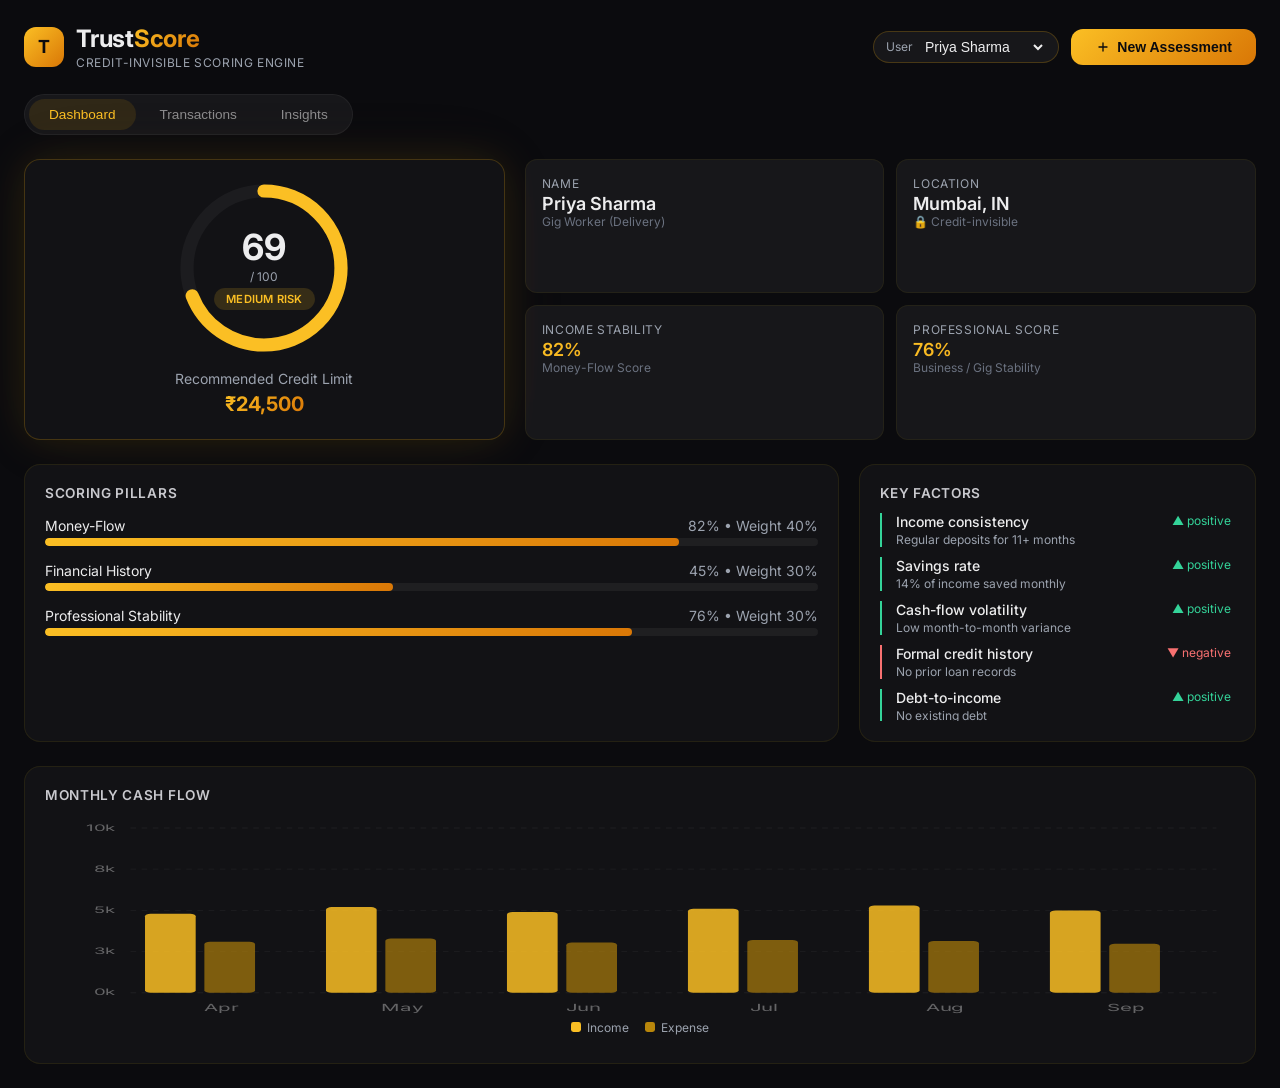
<file: TrustScore/index.html>
<!DOCTYPE html>
<html lang="en">
<head>
    <meta charset="UTF-8" />
    <meta name="viewport" content="width=device-width, initial-scale=1.0" />
    <title>TrustScore – Credit-Invisible Scoring</title>
    <link rel="stylesheet" href="style.css" />
</head>
<body>

    <div id="root"></div>

    <script src="app.js"></script>
</body>
</html>
</file>
<file: TrustScore/style.css>
@import url('https://fonts.googleapis.com/css2?family=Inter:wght@400;500;600;700;800&display=swap');

* { margin: 0; padding: 0; box-sizing: border-box; }

body {
    font-family: 'Inter', sans-serif;
    background: #0b0b0e;
    color: #ededee;
    min-height: 100vh;
}

::-webkit-scrollbar { width: 6px; }
::-webkit-scrollbar-track { background: #18181c; }
::-webkit-scrollbar-thumb { background: #b8860b; border-radius: 8px; }

/* ---------- theme surfaces ---------- */
.glass {
    background: rgba(255, 255, 255, 0.03);
    backdrop-filter: blur(12px);
    -webkit-backdrop-filter: blur(12px);
    border: 1px solid rgba(255, 215, 0, 0.08);
    border-radius: 1rem;
    padding: 1.25rem;
}
.glass-light {
    background: rgba(255, 255, 255, 0.05);
    backdrop-filter: blur(8px);
    -webkit-backdrop-filter: blur(8px);
    border: 1px solid rgba(255, 215, 0, 0.06);
    border-radius: 0.75rem;
    padding: 1rem;
}
.gold-glow { box-shadow: 0 0 40px rgba(184, 134, 11, 0.15), 0 0 80px rgba(184, 134, 11, 0.05); }
.gold-gradient { background: linear-gradient(135deg, #fbbf24 0%, #d97706 100%); }
.gold-text {
    background: linear-gradient(135deg, #fbbf24 0%, #d97706 100%);
    -webkit-background-clip: text;
    -webkit-text-fill-color: transparent;
    background-clip: text;
}
.border-gold { border-color: rgba(184, 134, 11, 0.3) !important; }

/* ---------- page shell ---------- */
.page { min-height: 100vh; padding: 1rem; }
.container { max-width: 80rem; margin: 0 auto; }
@media (min-width: 768px) { .page { padding: 1.5rem; } }

/* ---------- header ---------- */
.header {
    display: flex; flex-direction: column; gap: 1rem;
    justify-content: space-between; margin-bottom: 1.5rem;
}
@media (min-width: 768px) { .header { flex-direction: row; align-items: center; } }
.brand { display: flex; align-items: center; gap: 0.75rem; }
.logo-badge {
    width: 2.5rem; height: 2.5rem; border-radius: 0.75rem;
    display: flex; align-items: center; justify-content: center;
    color: #0b0b0e; font-weight: 700; font-size: 1.125rem;
}
.brand-title { font-size: 1.5rem; font-weight: 700; letter-spacing: -0.01em; }
.brand-subtitle { font-size: 0.75rem; color: #9ca3af; letter-spacing: 0.05em; text-transform: uppercase; margin-top: 0.1rem; }

.header-controls { display: flex; align-items: center; gap: 0.75rem; flex-wrap: wrap; }
.user-picker {
    display: flex; align-items: center; gap: 0.5rem;
    background: rgba(255,255,255,0.05); border-radius: 9999px;
    padding: 0.375rem 0.75rem; border: 1px solid rgba(184,134,11,0.3);
}
.user-picker-label { font-size: 0.75rem; color: #9ca3af; }
.user-select {
    background: transparent; border: none; color: #ededee;
    font-size: 0.875rem; font-weight: 500; outline: none;
    padding-right: 1.25rem;
}
.user-select option { background: #18181c; color: #ededee; }

.btn-primary {
    background: linear-gradient(135deg, #fbbf24, #d97706);
    color: #0b0b0e; font-weight: 600; font-size: 0.875rem;
    padding: 0.625rem 1.5rem; border-radius: 0.75rem;
    border: none; cursor: pointer; transition: all 0.25s;
    display: inline-flex; align-items: center; gap: 0.4rem;
}
.btn-primary:hover { transform: scale(1.02); box-shadow: 0 8px 30px rgba(184, 134, 11, 0.3); }
.icon-sm { width: 1rem; height: 1rem; }

/* ---------- tabs ---------- */
.tabs {
    display: flex; gap: 0.25rem; background: rgba(255,255,255,0.05);
    border-radius: 9999px; padding: 0.25rem; margin-bottom: 1.5rem;
    border: 1px solid rgba(255,255,255,0.05); width: fit-content;
}
.tab-btn {
    padding: 0.5rem 1.25rem; border-radius: 9999px; font-weight: 500;
    font-size: 0.85rem; border: none; background: transparent;
    color: rgba(255,255,255,0.5); cursor: pointer; transition: all 0.2s;
}
.tab-btn.active { background: rgba(184,134,11,0.15); color: #fbbf24; }
.tab-btn:hover { color: #fff; }

/* ---------- loading ---------- */
.loading { display: flex; align-items: center; justify-content: center; padding: 3rem 0; }
.spinner {
    width: 2rem; height: 2rem; border-radius: 9999px;
    border: 2px solid rgba(184,134,11,0.2); border-top-color: #b8860b;
    animation: spin 0.9s linear infinite;
}
@keyframes spin { to { transform: rotate(360deg); } }
.loading-label { margin-left: 0.75rem; font-size: 0.875rem; color: #9ca3af; }

.fade-in { animation: fadeIn 0.4s ease forwards; }
@keyframes fadeIn { from { opacity: 0; transform: translateY(10px); } to { opacity: 1; transform: translateY(0); } }

/* ---------- badges ---------- */
.badge {
    display: inline-block; padding: 4px 12px; border-radius: 100px;
    font-size: 0.7rem; font-weight: 600; letter-spacing: 0.02em; text-transform: uppercase;
}
.badge-low { background: rgba(239, 68, 68, 0.15); color: #f87171; }
.badge-medium { background: rgba(251, 191, 36, 0.15); color: #fbbf24; }
.badge-high { background: rgba(52, 211, 153, 0.15); color: #34d399; }

/* ---------- layout helpers ---------- */
.stack-6 > * + * { margin-top: 1.5rem; }
.stack-5 > * + * { margin-top: 1.25rem; }
.stack-4 > * + * { margin-top: 1rem; }
.stack-3 > * + * { margin-top: 0.75rem; }
.stack-2\.5 > * + * { margin-top: 0.625rem; }
.stack-1\.5 > * + * { margin-top: 0.375rem; }

.grid { display: grid; gap: 1.25rem; grid-template-columns: 1fr; }
.grid-tight { gap: 0.75rem; }
@media (min-width: 1024px) {
    .grid-5 { grid-template-columns: repeat(5, 1fr); }
    .grid-3 { grid-template-columns: repeat(3, 1fr); }
    .grid-2 { grid-template-columns: repeat(2, 1fr); }
    .span-2 { grid-column: span 2; }
    .span-3 { grid-column: span 3; }
}
.grid-2-fixed { display: grid; grid-template-columns: repeat(2, 1fr); gap: 0.75rem; }
.grid-2-4 { display: grid; grid-template-columns: repeat(2, 1fr); gap: 0.75rem; }
@media (min-width: 768px) { .grid-2-4 { grid-template-columns: repeat(4, 1fr); } }
.grid-1-2 { display: grid; grid-template-columns: 1fr; gap: 1rem; }
@media (min-width: 768px) { .grid-1-2 { grid-template-columns: 1fr 1fr; } }

.card-title { font-size: 0.85rem; font-weight: 600; color: #c9c9ce; text-transform: uppercase; letter-spacing: 0.05em; margin-bottom: 1rem; }
.card-title-tight { margin-bottom: 0.75rem; }

/* ---------- gauge / dashboard ---------- */
.gauge-card { display: flex; flex-direction: column; align-items: center; }
.gauge-shell { position: relative; width: 11rem; height: 11rem; }
.gauge-shell svg { width: 100%; height: 100%; transform: rotate(-90deg); }
.score-ring { transition: stroke-dashoffset 1s ease; }
.gauge-readout {
    position: absolute; inset: 0; display: flex; flex-direction: column;
    align-items: center; justify-content: center;
}
.score-number { font-size: 2.25rem; font-weight: 700; }
.score-max { font-size: 0.75rem; color: #9ca3af; }
.gauge-readout .badge { margin-top: 0.25rem; }
.limit-caption { font-size: 0.875rem; color: #9ca3af; margin-top: 0.75rem; text-align: center; line-height: 1.5; }
.limit-value { font-size: 1.25rem; font-weight: 700; }

.stat-card { transition: all 0.25s ease; }
.stat-card:hover { transform: translateY(-2px); border-color: rgba(184, 134, 11, 0.25); }
.stat-label { font-size: 0.75rem; color: #9ca3af; text-transform: uppercase; letter-spacing: 0.05em; }
.stat-value { font-size: 1.125rem; font-weight: 600; margin-top: 0.125rem; }
.stat-sub { font-size: 0.75rem; color: #6b7280; }

.pillar-row-head { display: flex; justify-content: space-between; font-size: 0.875rem; margin-bottom: 0.25rem; }
.pillar-row-head .muted { color: #9ca3af; }
.pillar-track { width: 100%; height: 0.5rem; background: rgba(255,255,255,0.05); border-radius: 9999px; overflow: hidden; }
.pillar-bar {
    height: 100%; border-radius: 9999px;
    background: linear-gradient(135deg, #fbbf24 0%, #d97706 100%);
    transition: width 0.8s cubic-bezier(0.22, 1, 0.36, 1);
}

.reasons-list { max-height: 13rem; overflow-y: auto; padding-right: 0.25rem; }
.reason-item { border-left: 2px solid rgba(184, 134, 11, 0.25); padding-left: 14px; font-size: 0.875rem; }
.reason-item.positive { border-left-color: #34d399; }
.reason-item.negative { border-left-color: #f87171; }
.reason-head { display: flex; align-items: flex-start; justify-content: space-between; }
.reason-factor { font-weight: 500; }
.reason-impact { font-size: 0.75rem; }
.reason-impact.positive { color: #34d399; }
.reason-impact.negative { color: #f87171; }
.reason-detail { font-size: 0.75rem; color: #9ca3af; margin-top: 0.125rem; }

.chart-box { height: 14rem; }
.chart-box svg { display: block; }
.chart-legend { display: flex; align-items: center; justify-content: center; gap: 1rem; margin-top: 0.25rem; }
.legend-item { display: flex; align-items: center; gap: 0.375rem; font-size: 0.75rem; color: #9ca3af; }
.legend-swatch { display: inline-block; width: 0.625rem; height: 0.625rem; border-radius: 0.15rem; }
.legend-ring { border: 1px solid rgba(255,255,255,0.3); background: transparent; }

/* ---------- transactions ---------- */
.summary-label { font-size: 0.75rem; color: #9ca3af; }
.summary-value { font-size: 1.25rem; font-weight: 700; }
.positive-text { color: #34d399; }
.negative-text { color: #f87171; }

.tx-history-head { display: flex; align-items: center; justify-content: space-between; margin-bottom: 1rem; flex-wrap: wrap; gap: 0.5rem; }
.tx-filters { display: flex; gap: 0.375rem; }
.filter-btn {
    padding: 0.25rem 0.75rem; font-size: 0.75rem; border-radius: 9999px;
    border: none; background: transparent; color: #9ca3af; cursor: pointer; transition: all 0.2s;
}
.filter-btn:hover { color: #fff; }
.filter-btn.active-all { background: rgba(184,134,11,0.2); color: #fbbf24; }
.filter-btn.active-credit { background: rgba(52,211,153,0.2); color: #34d399; }
.filter-btn.active-debit { background: rgba(248,113,113,0.2); color: #f87171; }

.tx-list { max-height: 16rem; overflow-y: auto; padding-right: 0.25rem; }
.tx-item {
    display: flex; align-items: center; justify-content: space-between;
    padding: 0.5rem 0.75rem; border-radius: 0.5rem; transition: background 0.2s;
}
.tx-item:hover { background: rgba(255,255,255,0.05); }
.tx-item-left { display: flex; align-items: center; gap: 0.75rem; }
.tx-dot { width: 0.5rem; height: 0.5rem; border-radius: 9999px; }
.tx-dot.credit { background: #34d399; }
.tx-dot.debit { background: #f87171; }
.tx-category { font-size: 0.875rem; font-weight: 500; }
.tx-date { font-size: 0.75rem; color: #6b7280; }
.tx-amount { font-size: 0.875rem; font-weight: 600; }
.empty-note { font-size: 0.875rem; color: #6b7280; text-align: center; padding: 1.5rem 0; }

.pie-wrap { display: flex; align-items: center; gap: 0.75rem; height: 13rem; }
.pie-svg { width: 8rem; height: 8rem; flex-shrink: 0; }
.pie-legend { flex: 1; overflow-y: auto; max-height: 12rem; padding-right: 0.25rem; }
.pie-legend-row { display: flex; align-items: center; justify-content: space-between; font-size: 0.75rem; padding: 0.15rem 0; }
.pie-legend-name { display: flex; align-items: center; gap: 0.375rem; color: #d1d5db; }
.pie-legend-value { color: #9ca3af; }

/* ---------- insights ---------- */
.explain-head { display: flex; align-items: flex-start; justify-content: space-between; gap: 1rem; }
.explain-title { font-size: 0.85rem; font-weight: 600; color: #c9c9ce; text-transform: uppercase; letter-spacing: 0.05em; }
.explain-sub { font-size: 0.75rem; color: #9ca3af; margin-top: 0.25rem; }
.explain-toggle { font-size: 0.75rem; color: #fbbf24; background: none; border: none; cursor: pointer; }
.explain-toggle:hover { text-decoration: underline; }
.driver-col-label { font-size: 0.75rem; color: #9ca3af; margin-bottom: 0.5rem; }
.driver-row {
    display: flex; align-items: center; justify-content: space-between;
    font-size: 0.875rem; border-bottom: 1px solid rgba(255,255,255,0.05); padding-bottom: 0.375rem;
}
.driver-value { font-size: 0.75rem; }

.fraud-row { display: flex; align-items: center; justify-content: space-between; border-bottom: 1px solid rgba(255,255,255,0.05); padding-bottom: 0.5rem; }
.fraud-label { font-size: 0.875rem; font-weight: 500; }
.fraud-detail { font-size: 0.75rem; color: #6b7280; }
.fraud-footnote { font-size: 0.75rem; color: #6b7280; margin-top: 0.75rem; }

.gig-label { font-size: 0.75rem; color: #9ca3af; }
.gig-value { font-size: 1.25rem; font-weight: 700; }
.gig-footnote { font-size: 0.75rem; color: #6b7280; margin-top: 0.75rem; }
</file>
